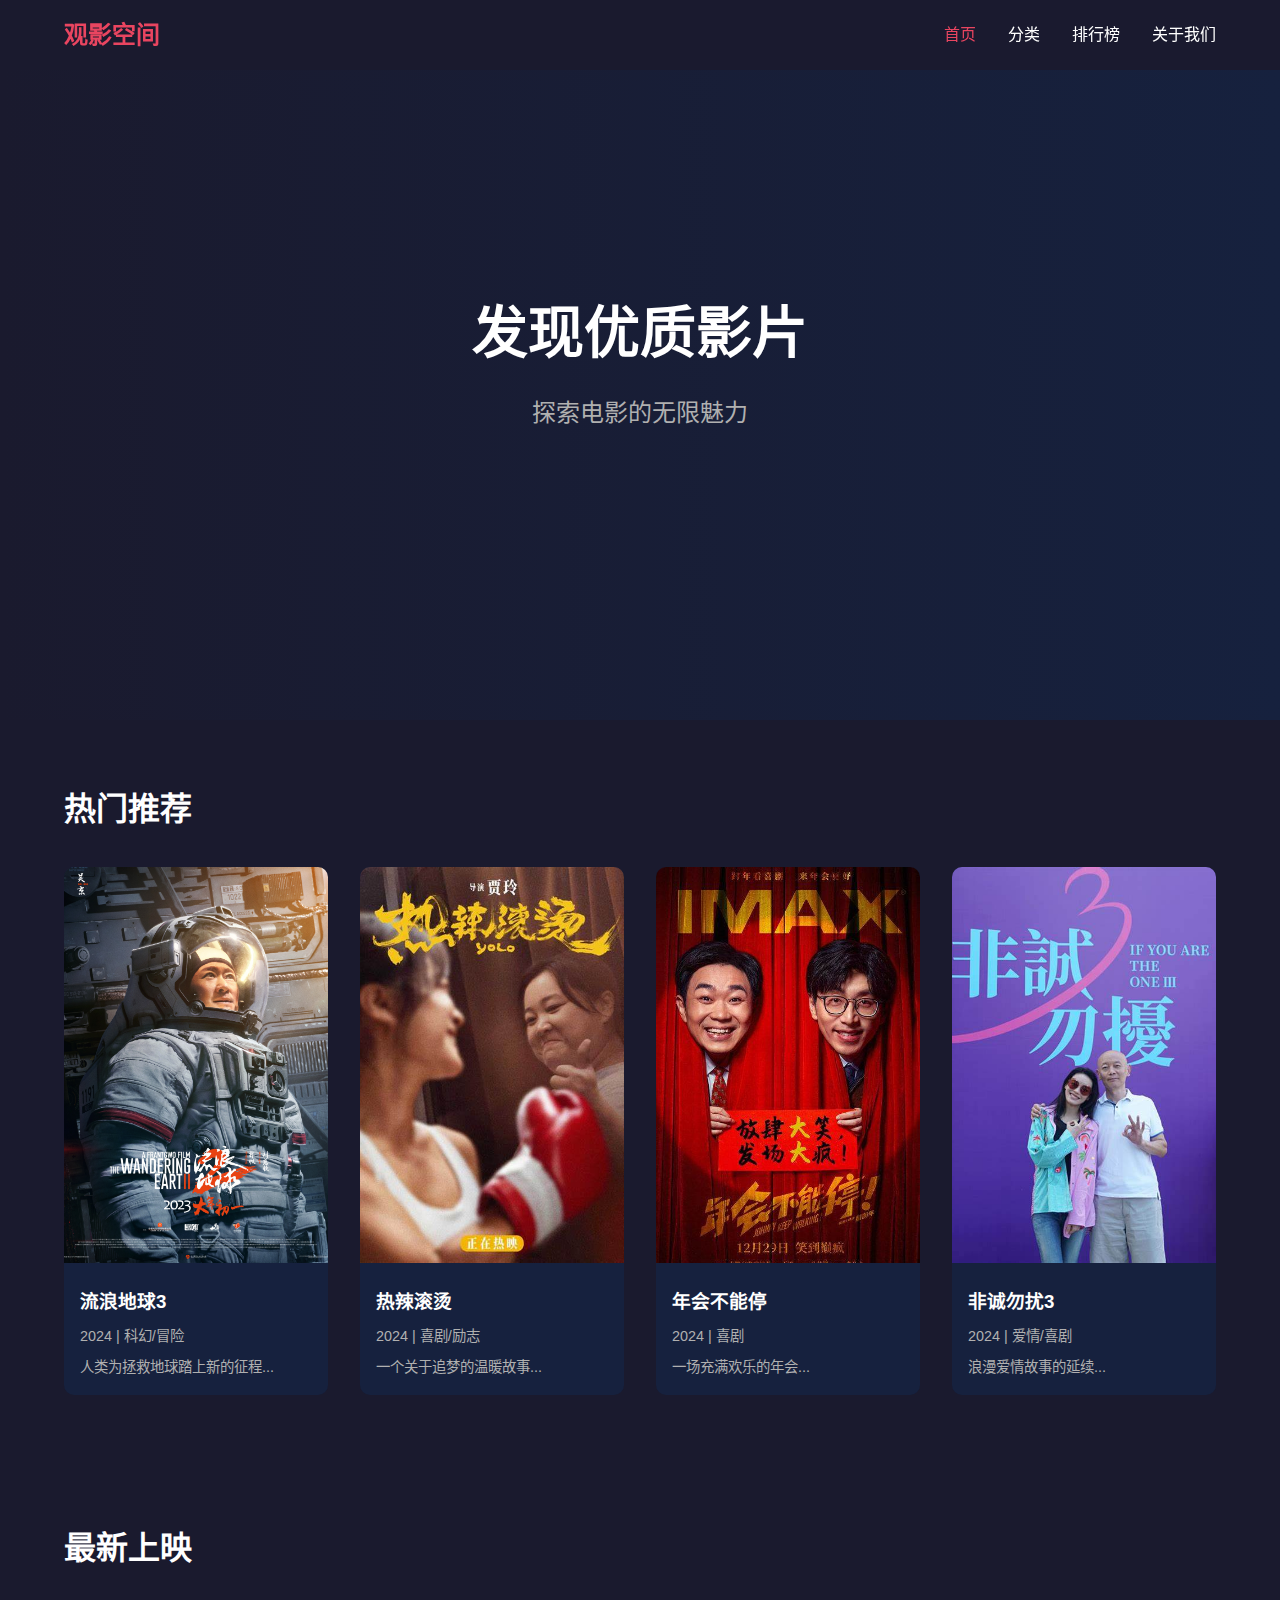
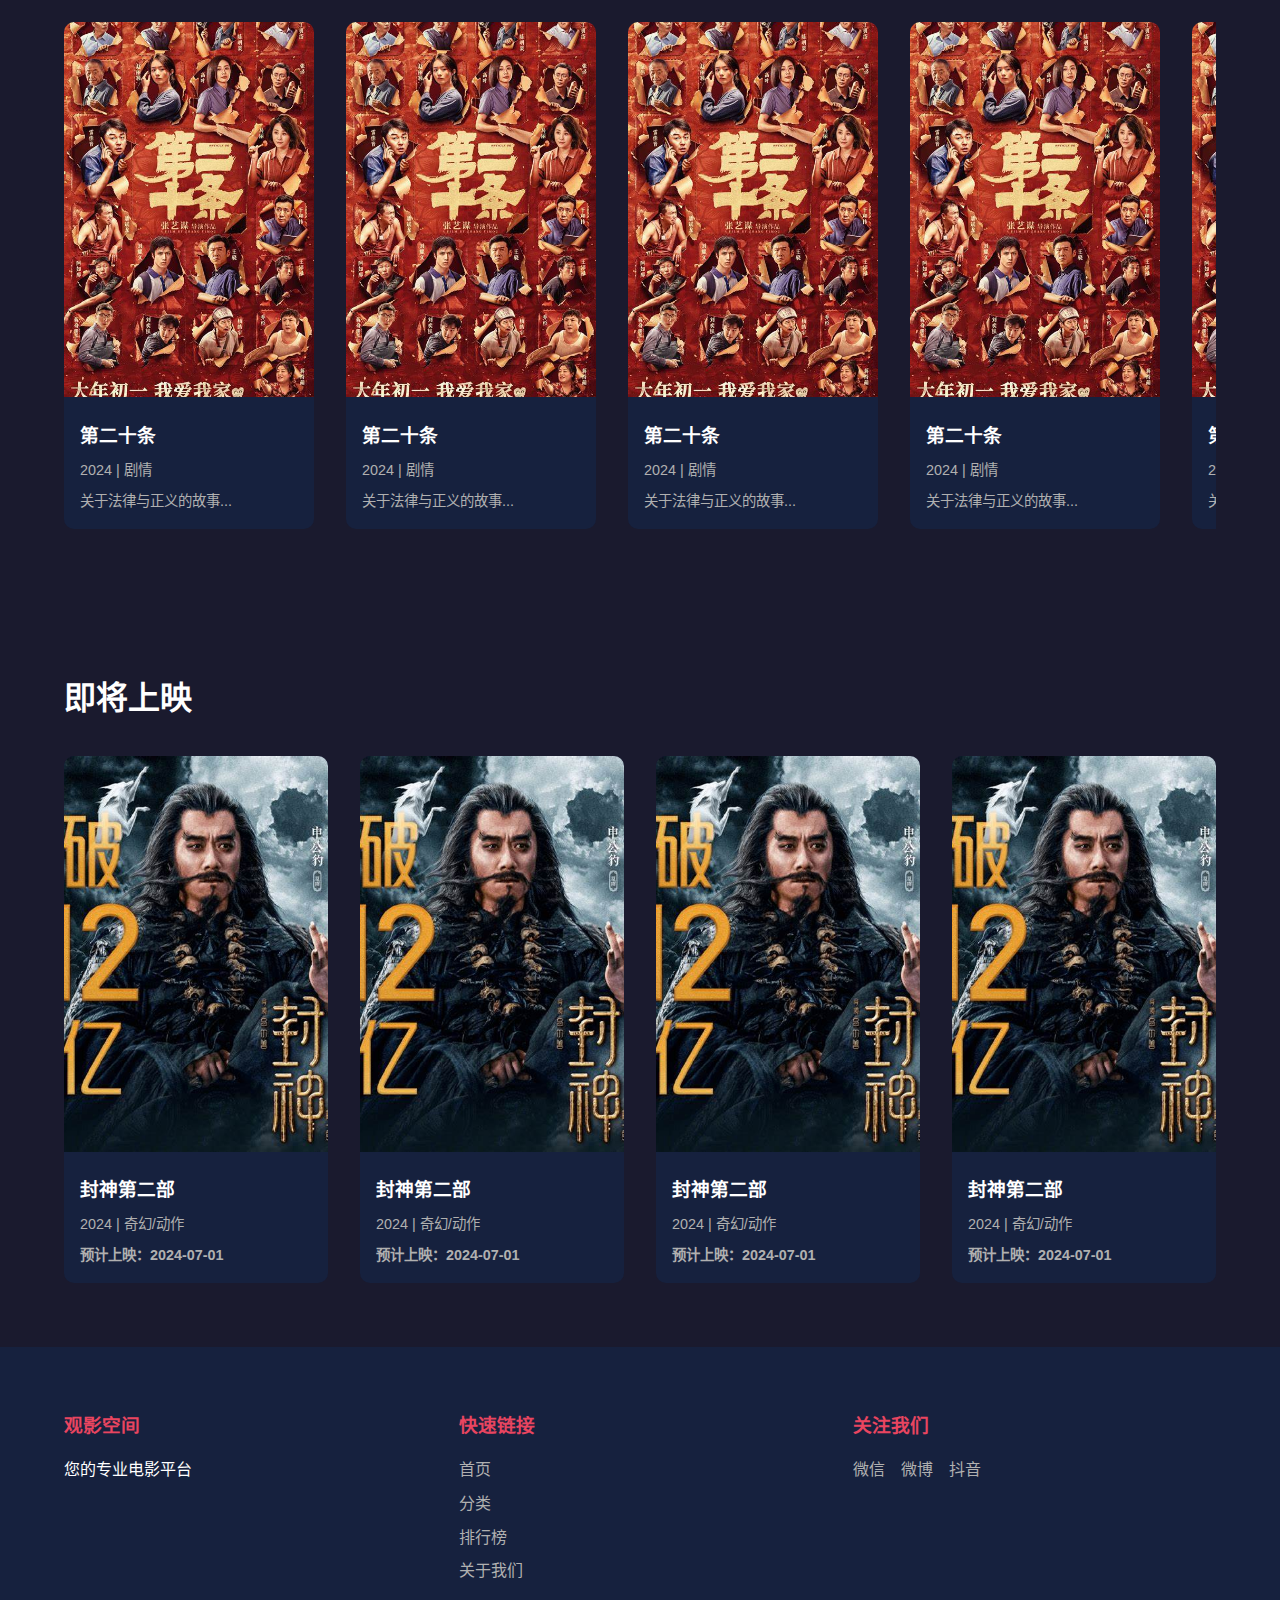
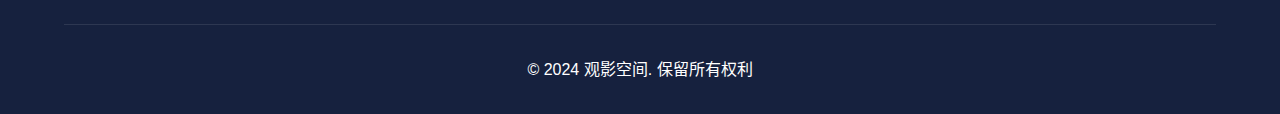
<file: 电影网站/project/index.html>
<!DOCTYPE html>
<html lang="zh-CN">
<head>
    <meta charset="UTF-8">
    <meta name="viewport" content="width=device-width, initial-scale=1.0">
    <title>观影空间 - 您的专业电影平台</title>
    <link rel="stylesheet" href="css/base.css">
    <link rel="stylesheet" href="css/components.css">
    <link rel="stylesheet" href="css/home.css">
</head>
<body>
    <nav class="navbar">
        <div class="nav-brand">观影空间</div>
        <ul class="nav-links">
            <li><a href="index.html" class="active">首页</a></li>
            <li><a href="categories.html">分类</a></li>
            <li><a href="rankings.html">排行榜</a></li>
            <li><a href="about.html">关于我们</a></li>
        </ul>
    </nav>

    <header class="hero">
        <div class="hero-content">
            <h1>发现优质影片</h1>
            <p>探索电影的无限魅力</p>
        </div>
    </header>

    <section class="featured">
        <h2>热门推荐</h2>
        <div class="movie-grid">
            <!-- 增加更多热门电影 -->
            <div class="movie-card">
                <div class="movie-poster">
                    <img src="./img/流浪地球.jpg" alt="流浪地球3">
                    <div class="movie-overlay">
                        <span class="rating">★ 9.5</span>
                        <div class="tags">
                            <span>科幻</span>
                            <span>冒险</span>
                        </div>
                        <a href="#" class="btn-details">查看详情</a>
                    </div>
                </div>
                <div class="movie-info">
                    <h3>流浪地球3</h3>
                    <p>2024 | 科幻/冒险</p>
                    <p class="movie-brief">人类为拯救地球踏上新的征程...</p>
                </div>
            </div>

            <div class="movie-card">
                <div class="movie-poster">
                    <img src="./img/热辣滚烫.jpg" alt="热辣滚烫">
                    <div class="movie-overlay">
                        <span class="rating">★ 8.8</span>
                        <div class="tags">
                            <span>喜剧</span>
                            <span>励志</span>
                        </div>
                        <a href="#" class="btn-details">查看详情</a>
                    </div>
                </div>
                <div class="movie-info">
                    <h3>热辣滚烫</h3>
                    <p>2024 | 喜剧/励志</p>
                    <p class="movie-brief">一个关于追梦的温暖故事...</p>
                </div>
            </div>

            <div class="movie-card">
                <div class="movie-poster">
                    <img src="./img/年会不能停.jpg" alt="年会不能停">
                    <div class="movie-overlay">
                        <span class="rating">★ 8.6</span>
                        <div class="tags">
                            <span>喜剧</span>
                        </div>
                        <a href="#" class="btn-details">查看详情</a>
                    </div>
                </div>
                <div class="movie-info">
                    <h3>年会不能停</h3>
                    <p>2024 | 喜剧</p>
                    <p class="movie-brief">一场充满欢乐的年会...</p>
                </div>
            </div>

            <div class="movie-card">
                <div class="movie-poster">
                    <img src="./img/非诚勿扰3.jpg" alt="非诚勿扰3">
                    <div class="movie-overlay">
                        <span class="rating">★ 8.4</span>
                        <div class="tags">
                            <span>爱情</span>
                            <span>喜剧</span>
                        </div>
                        <a href="#" class="btn-details">查看详情</a>
                    </div>
                </div>
                <div class="movie-info">
                    <h3>非诚勿扰3</h3>
                    <p>2024 | 爱情/喜剧</p>
                    <p class="movie-brief">浪漫爱情故事的延续...</p>
                </div>
            </div>
        </div>
    </section>

    <section class="new-releases">
        <h2>最新上映</h2>
        <div class="movie-scroll">
            <!-- 增加更多最新上映电影 -->
            <div class="movie-card">
                <div class="movie-poster">
                    <img src="./img/第二十条.jpg" alt="第二十条">
                    <div class="movie-overlay">
                        <span class="rating">★ 9.1</span>
                        <div class="tags">
                            <span>剧情</span>
                        </div>
                        <a href="#" class="btn-details">查看详情</a>
                    </div>
                </div>
                <div class="movie-info">
                    <h3>第二十条</h3>
                    <p>2024 | 剧情</p>
                    <p class="movie-brief">关于法律与正义的故事...</p>
                </div>
            </div>
            <div class="movie-card">
                <div class="movie-poster">
                    <img src="./img/第二十条.jpg" alt="第二十条">
                    <div class="movie-overlay">
                        <span class="rating">★ 9.1</span>
                        <div class="tags">
                            <span>剧情</span>
                        </div>
                        <a href="#" class="btn-details">查看详情</a>
                    </div>
                </div>
                <div class="movie-info">
                    <h3>第二十条</h3>
                    <p>2024 | 剧情</p>
                    <p class="movie-brief">关于法律与正义的故事...</p>
                </div>
            </div>
            <div class="movie-card">
                <div class="movie-poster">
                    <img src="./img/第二十条.jpg" alt="第二十条">
                    <div class="movie-overlay">
                        <span class="rating">★ 9.1</span>
                        <div class="tags">
                            <span>剧情</span>
                        </div>
                        <a href="#" class="btn-details">查看详情</a>
                    </div>
                </div>
                <div class="movie-info">
                    <h3>第二十条</h3>
                    <p>2024 | 剧情</p>
                    <p class="movie-brief">关于法律与正义的故事...</p>
                </div>
            </div>
            <div class="movie-card">
                <div class="movie-poster">
                    <img src="./img/第二十条.jpg" alt="第二十条">
                    <div class="movie-overlay">
                        <span class="rating">★ 9.1</span>
                        <div class="tags">
                            <span>剧情</span>
                        </div>
                        <a href="#" class="btn-details">查看详情</a>
                    </div>
                </div>
                <div class="movie-info">
                    <h3>第二十条</h3>
                    <p>2024 | 剧情</p>
                    <p class="movie-brief">关于法律与正义的故事...</p>
                </div>
            </div>
              <div class="movie-card">
                <div class="movie-poster">
                    <img src="./img/第二十条.jpg" alt="第二十条">
                    <div class="movie-overlay">
                        <span class="rating">★ 9.1</span>
                        <div class="tags">
                            <span>剧情</span>
                        </div>
                        <a href="#" class="btn-details">查看详情</a>
                    </div>
                </div>
                <div class="movie-info">
                    <h3>第二十条</h3>
                    <p>2024 | 剧情</p>
                    <p class="movie-brief">关于法律与正义的故事...</p>
                </div>
            </div>
            <!-- 添加更多最新电影... -->
        </div>
    </section>

    <section class="coming-soon">
        <h2>即将上映</h2>
        <div class="movie-grid">
            <!-- 增加更多即将上映电影 -->
            <div class="movie-card">
                <div class="movie-poster">
                    <img src="./img/封神第二部.jpg" alt="封神第二部">
                    <div class="movie-overlay">
                        <div class="tags">
                            <span>奇幻</span>
                            <span>动作</span>
                        </div>
                        <a href="#" class="btn-details">预约提醒</a>
                    </div>
                </div>
                <div class="movie-info">
                    <h3>封神第二部</h3>
                    <p>2024 | 奇幻/动作</p>
                    <p class="release-date">预计上映：2024-07-01</p>
                </div>
            </div>
            <div class="movie-card">
                <div class="movie-poster">
                    <img src="./img/封神第二部.jpg" alt="封神第二部">
                    <div class="movie-overlay">
                        <div class="tags">
                            <span>奇幻</span>
                            <span>动作</span>
                        </div>
                        <a href="#" class="btn-details">预约提醒</a>
                    </div>
                </div>
                <div class="movie-info">
                    <h3>封神第二部</h3>
                    <p>2024 | 奇幻/动作</p>
                    <p class="release-date">预计上映：2024-07-01</p>
                </div>
            </div>
            <div class="movie-card">
                <div class="movie-poster">
                    <img src="./img/封神第二部.jpg" alt="封神第二部">
                    <div class="movie-overlay">
                        <div class="tags">
                            <span>奇幻</span>
                            <span>动作</span>
                        </div>
                        <a href="#" class="btn-details">预约提醒</a>
                    </div>
                </div>
                <div class="movie-info">
                    <h3>封神第二部</h3>
                    <p>2024 | 奇幻/动作</p>
                    <p class="release-date">预计上映：2024-07-01</p>
                </div>
            </div>
            <div class="movie-card">
                <div class="movie-poster">
                    <img src="./img/封神第二部.jpg" alt="封神第二部">
                    <div class="movie-overlay">
                        <div class="tags">
                            <span>奇幻</span>
                            <span>动作</span>
                        </div>
                        <a href="#" class="btn-details">预约提醒</a>
                    </div>
                </div>
                <div class="movie-info">
                    <h3>封神第二部</h3>
                    <p>2024 | 奇幻/动作</p>
                    <p class="release-date">预计上映：2024-07-01</p>
                </div>
            </div>

            <!-- 添加更多即将上映电影... -->
        </div>
    </section>

    <footer class="footer">
        <div class="footer-content">
            <div class="footer-section">
                <h3>观影空间</h3>
                <p>您的专业电影平台</p>
            </div>
            <div class="footer-section">
                <h3>快速链接</h3>
                <ul>
                    <li><a href="index.html">首页</a></li>
                    <li><a href="categories.html">分类</a></li>
                    <li><a href="rankings.html">排行榜</a></li>
                    <li><a href="about.html">关于我们</a></li>
                </ul>
            </div>
            <div class="footer-section">
                <h3>关注我们</h3>
                <div class="social-links">
                    <a href="#">微信</a>
                    <a href="#">微博</a>
                    <a href="#">抖音</a>
                </div>
            </div>
        </div>
        <div class="footer-bottom">
            <p>&copy; 2024 观影空间. 保留所有权利</p>
        </div>
    </footer>
</body>
</html>
</file>
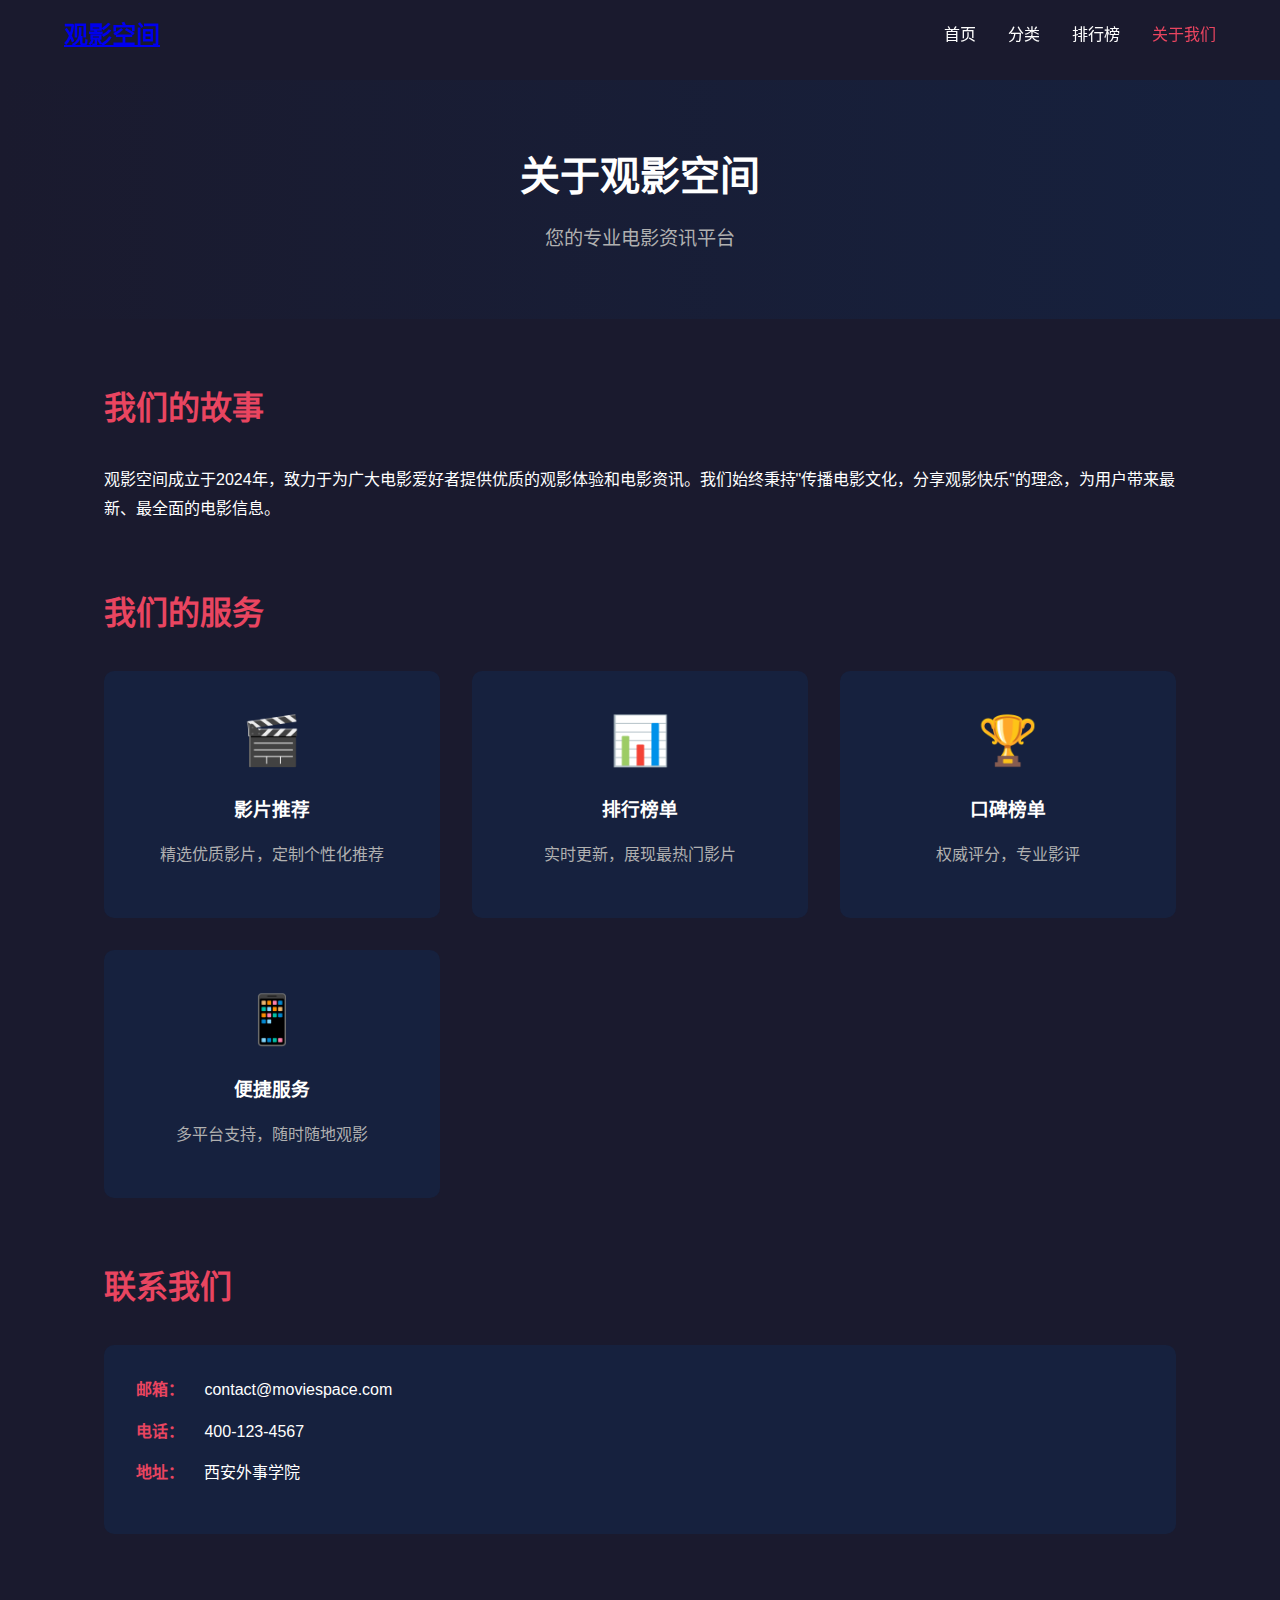
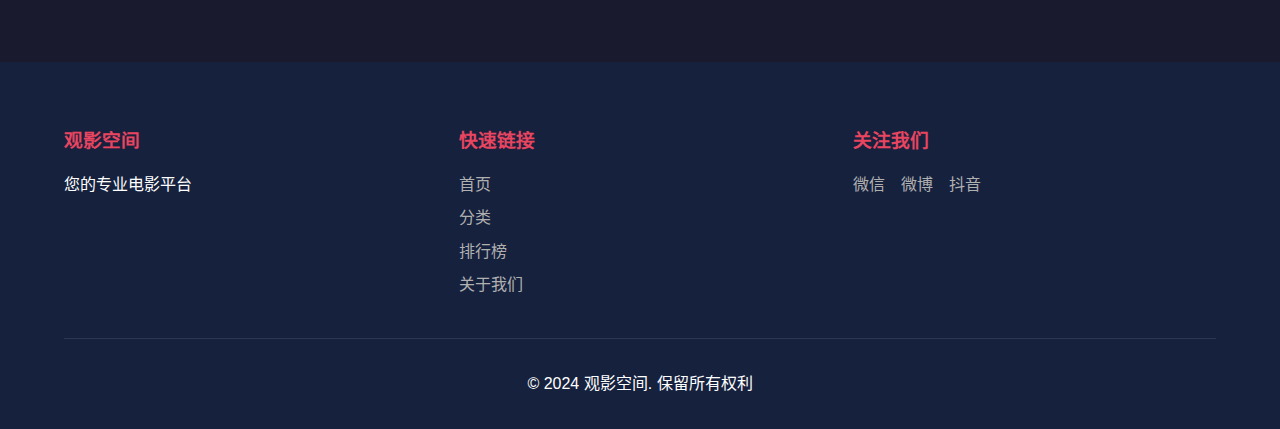
<file: 电影网站/project/about.html>
<!DOCTYPE html>
<html lang="zh-CN">
<head>
    <meta charset="UTF-8">
    <meta name="viewport" content="width=device-width, initial-scale=1.0">
    <title>关于我们 - 观影空间</title>
    <link rel="stylesheet" href="css/base.css">
    <link rel="stylesheet" href="css/components.css">
    <link rel="stylesheet" href="css/about.css">
</head>
<body>
    <nav class="navbar">
        <div class="nav-brand"><a href="index.html">观影空间</a></div>
        <ul class="nav-links">
            <li><a href="index.html">首页</a></li>
            <li><a href="categories.html">分类</a></li>
            <li><a href="rankings.html">排行榜</a></li>
            <li><a href="about.html" class="active">关于我们</a></li>
        </ul>
    </nav>

    <main class="about-container">
        <section class="about-header">
            <h1>关于观影空间</h1>
            <p>您的专业电影资讯平台</p>
        </section>

        <section class="about-content">
            <div class="about-section">
                <h2>我们的故事</h2>
                <p>观影空间成立于2024年，致力于为广大电影爱好者提供优质的观影体验和电影资讯。我们始终秉持"传播电影文化，分享观影快乐"的理念，为用户带来最新、最全面的电影信息。</p>
            </div>

            <div class="about-section">
                <h2>我们的服务</h2>
                <div class="services-grid">
                    <div class="service-card">
                        <div class="service-icon">🎬</div>
                        <h3>影片推荐</h3>
                        <p>精选优质影片，定制个性化推荐</p>
                    </div>
                    <div class="service-card">
                        <div class="service-icon">📊</div>
                        <h3>排行榜单</h3>
                        <p>实时更新，展现最热门影片</p>
                    </div>
                    <div class="service-card">
                        <div class="service-icon">🏆</div>
                        <h3>口碑榜单</h3>
                        <p>权威评分，专业影评</p>
                    </div>
                    <div class="service-card">
                        <div class="service-icon">📱</div>
                        <h3>便捷服务</h3>
                        <p>多平台支持，随时随地观影</p>
                    </div>
                </div>
            </div>

            <div class="about-section">
                <h2>联系我们</h2>
                <div class="contact-info">
                    <div class="contact-item">
                        <span class="contact-label">邮箱：</span>
                        <span>contact@moviespace.com</span>
                    </div>
                    <div class="contact-item">
                        <span class="contact-label">电话：</span>
                        <span>400-123-4567</span>
                    </div>
                    <div class="contact-item">
                        <span class="contact-label">地址：</span>
                        <span>西安外事学院</span>
                    </div>
                </div>
            </div>
        </section>
    </main>

    <footer class="footer">
        <div class="footer-content">
            <div class="footer-section">
                <h3>观影空间</h3>
                <p>您的专业电影平台</p>
            </div>
            <div class="footer-section">
                <h3>快速链接</h3>
                <ul>
                    <li><a href="index.html">首页</a></li>
                    <li><a href="categories.html">分类</a></li>
                    <li><a href="rankings.html">排行榜</a></li>
                    <li><a href="about.html">关于我们</a></li>
                </ul>
            </div>
            <div class="footer-section">
                <h3>关注我们</h3>
                <div class="social-links">
                    <a href="#">微信</a>
                    <a href="#">微博</a>
                    <a href="#">抖音</a>
                </div>
            </div>
        </div>
        <div class="footer-bottom">
            <p>&copy; 2024 观影空间. 保留所有权利</p>
        </div>
    </footer>
</body>
</html>
</file>
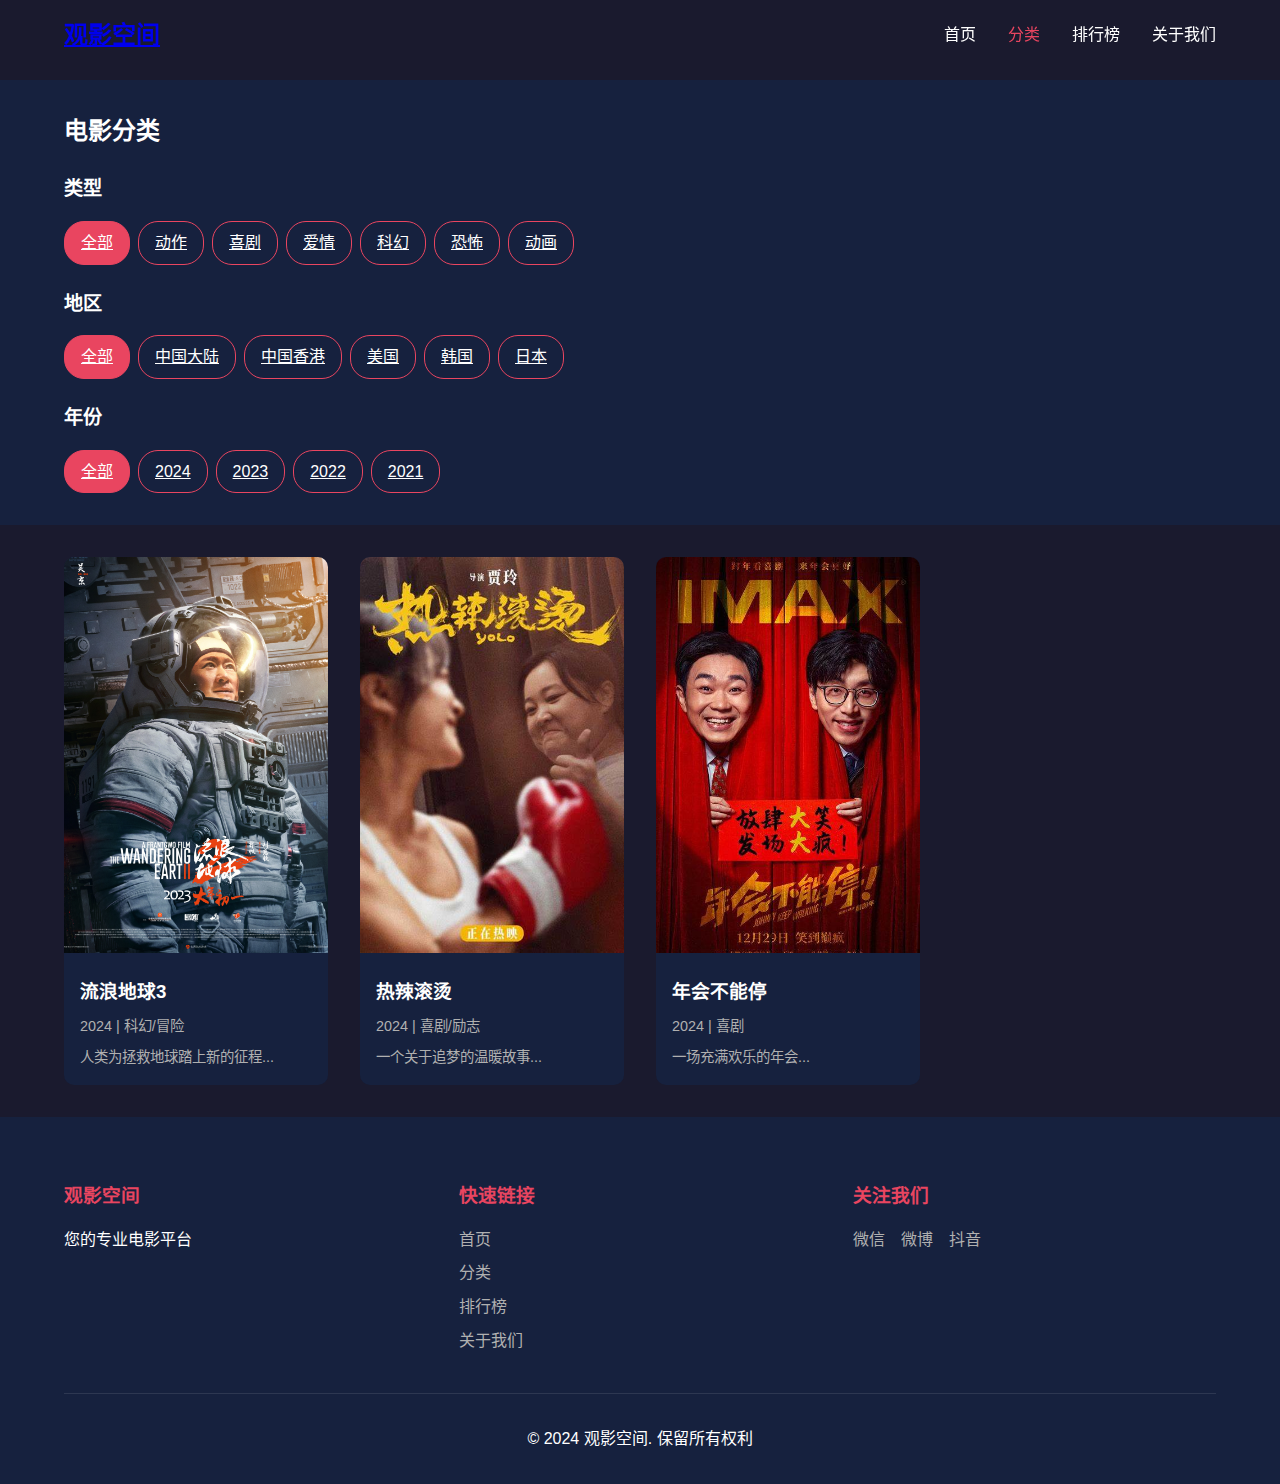
<file: 电影网站/project/categories.html>
<!DOCTYPE html>
<html lang="zh-CN">
<head>
    <meta charset="UTF-8">
    <meta name="viewport" content="width=device-width, initial-scale=1.0">
    <title>电影分类 - 观影空间</title>
    <link rel="stylesheet" href="css/base.css">
    <link rel="stylesheet" href="css/components.css">
    <link rel="stylesheet" href="css/categories.css">
</head>
<body>
    <nav class="navbar">
        <div class="nav-brand"><a href="index.html">观影空间</a></div>
        <ul class="nav-links">
            <li><a href="index.html">首页</a></li>
            <li><a href="categories.html" class="active">分类</a></li>
            <li><a href="rankings.html">排行榜</a></li>
            <li><a href="about.html">关于我们</a></li>
        </ul>
    </nav>

    <main class="categories-container">
        <section class="filter-section">
            <h2>电影分类</h2>
            <div class="filter-groups">
                <div class="filter-group">
                    <h3>类型</h3>
                    <div class="filter-tags">
                        <a href="#" class="filter-tag active">全部</a>
                        <a href="#action" class="filter-tag">动作</a>
                        <a href="#comedy" class="filter-tag">喜剧</a>
                        <a href="#romance" class="filter-tag">爱情</a>
                        <a href="#scifi" class="filter-tag">科幻</a>
                        <a href="#horror" class="filter-tag">恐怖</a>
                        <a href="#animation" class="filter-tag">动画</a>
                    </div>
                </div>
                
                <div class="filter-group">
                    <h3>地区</h3>
                    <div class="filter-tags">
                        <a href="#" class="filter-tag active">全部</a>
                        <a href="#china" class="filter-tag">中国大陆</a>
                        <a href="#hongkong" class="filter-tag">中国香港</a>
                        <a href="#usa" class="filter-tag">美国</a>
                        <a href="#korea" class="filter-tag">韩国</a>
                        <a href="#japan" class="filter-tag">日本</a>
                    </div>
                </div>

                <div class="filter-group">
                    <h3>年份</h3>
                    <div class="filter-tags">
                        <a href="#" class="filter-tag active">全部</a>
                        <a href="#2024" class="filter-tag">2024</a>
                        <a href="#2023" class="filter-tag">2023</a>
                        <a href="#2022" class="filter-tag">2022</a>
                        <a href="#2021" class="filter-tag">2021</a>
                    </div>
                </div>
            </div>
        </section>

        <section class="movies-grid">
            <!-- 更多电影卡片 -->
            <div class="movie-card">
                <div class="movie-poster">
                    <img src="./img/流浪地球.jpg" alt="流浪地球3">
                    <div class="movie-overlay">
                        <span class="rating">★ 9.5</span>
                        <div class="tags">
                            <span>科幻</span>
                            <span>冒险</span>
                        </div>
                        <a href="#" class="btn-details">查看详情</a>
                    </div>
                </div>
                <div class="movie-info">
                    <h3>流浪地球3</h3>
                    <p>2024 | 科幻/冒险</p>
                    <p class="movie-brief">人类为拯救地球踏上新的征程...</p>
                </div>
            </div>

            <div class="movie-card">
                <div class="movie-poster">
                    <img src="./img/热辣滚烫.jpg" alt="热辣滚烫">
                    <div class="movie-overlay">
                        <span class="rating">★ 8.8</span>
                        <div class="tags">
                            <span>喜剧</span>
                            <span>励志</span>
                        </div>
                        <a href="#" class="btn-details">查看详情</a>
                    </div>
                </div>
                <div class="movie-info">
                    <h3>热辣滚烫</h3>
                    <p>2024 | 喜剧/励志</p>
                    <p class="movie-brief">一个关于追梦的温暖故事...</p>
                </div>
            </div>

            <!-- 添加更多电影卡片 -->
            <div class="movie-card">
                <div class="movie-poster">
                    <img src="./img/年会不能停.jpg" alt="年会不能停">
                    <div class="movie-overlay">
                        <span class="rating">★ 8.6</span>
                        <div class="tags">
                            <span>喜剧</span>
                        </div>
                        <a href="#" class="btn-details">查看详情</a>
                    </div>
                </div>
                <div class="movie-info">
                    <h3>年会不能停</h3>
                    <p>2024 | 喜剧</p>
                    <p class="movie-brief">一场充满欢乐的年会...</p>
                </div>
            </div>

            <!-- 继续添加更多电影卡片... -->
        </section>
    </main>

    <footer class="footer">
        <div class="footer-content">
            <div class="footer-section">
                <h3>观影空间</h3>
                <p>您的专业电影平台</p>
            </div>
            <div class="footer-section">
                <h3>快速链接</h3>
                <ul>
                    <li><a href="index.html">首页</a></li>
                    <li><a href="categories.html">分类</a></li>
                    <li><a href="rankings.html">排行榜</a></li>
                    <li><a href="about.html">关于我们</a></li>
                </ul>
            </div>
            <div class="footer-section">
                <h3>关注我们</h3>
                <div class="social-links">
                    <a href="#">微信</a>
                    <a href="#">微博</a>
                    <a href="#">抖音</a>
                </div>
            </div>
        </div>
        <div class="footer-bottom">
            <p>&copy; 2024 观影空间. 保留所有权利</p>
        </div>
    </footer>
</body>
</html>
</file>
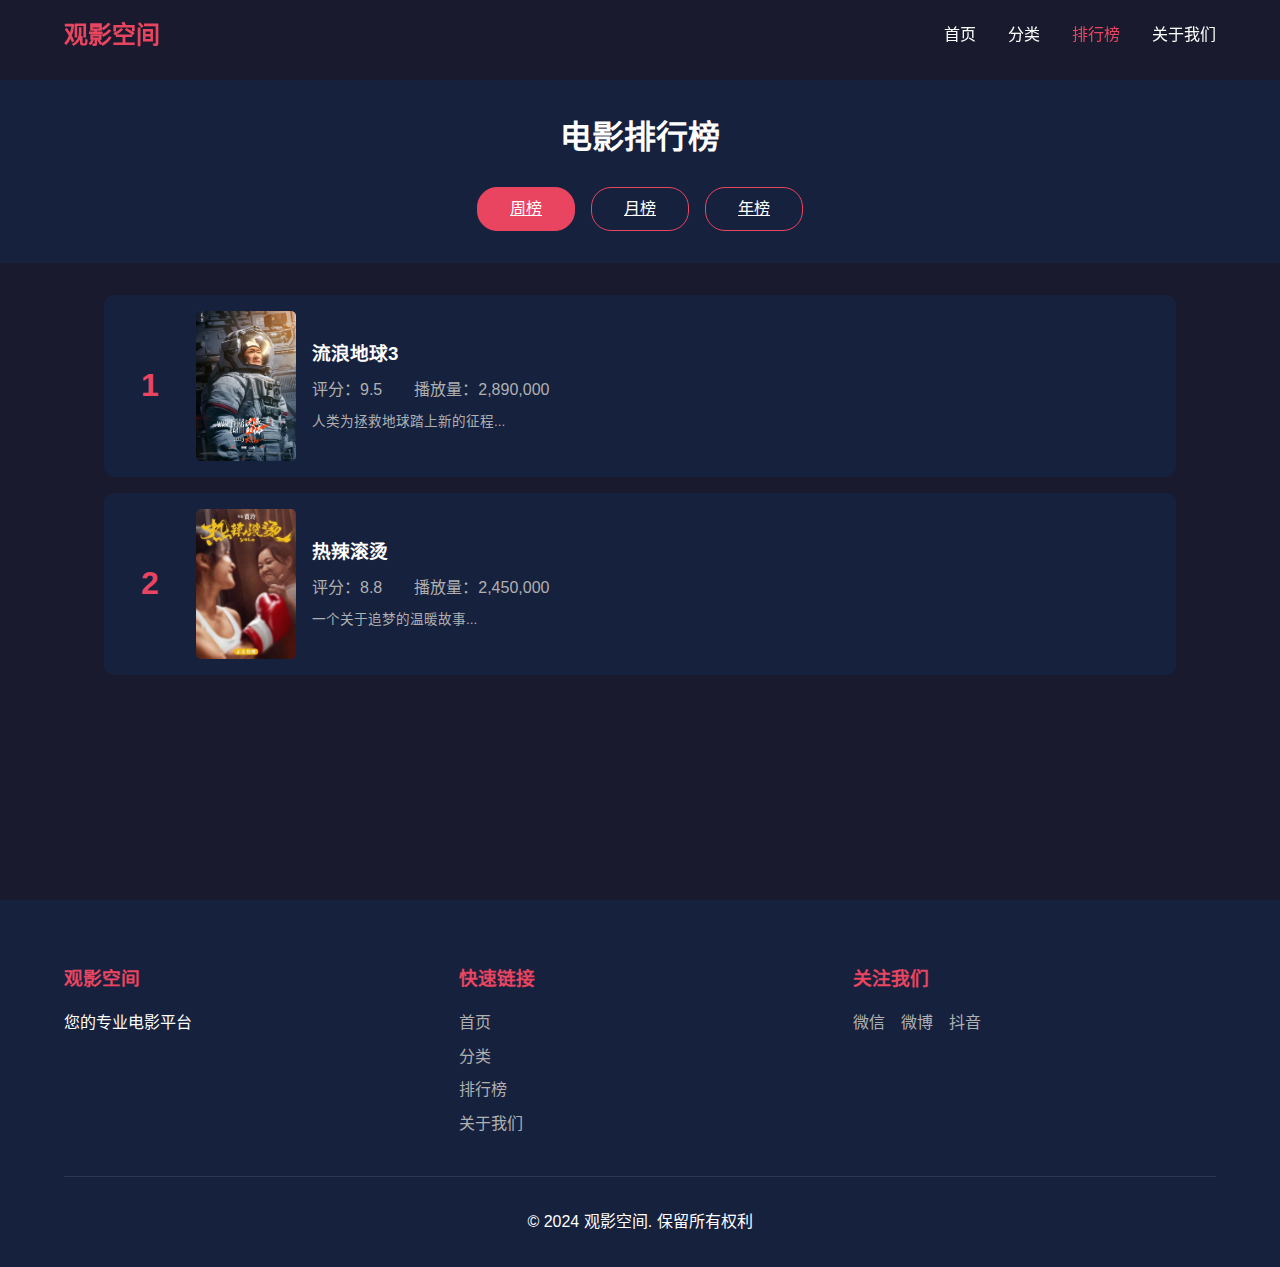
<file: 电影网站/project/rankings.html>
<!DOCTYPE html>
<html lang="zh-CN">

<head>
    <meta charset="UTF-8">
    <meta name="viewport" content="width=device-width, initial-scale=1.0">
    <title>排行榜 - 观影空间</title>
    <link rel="stylesheet" href="css/base.css">
    <link rel="stylesheet" href="css/components.css">
    <link rel="stylesheet" href="css/rankings.css">
</head>

<body>

    <!-- 导航栏内容保持不变 -->
    <nav class="navbar">
        <div class="nav-brand">观影空间</div>
        <ul class="nav-links">
            <li><a href="index.html">首页</a></li>
            <li><a href="categories.html">分类</a></li>
            <li><a href="rankings.html" class="active">排行榜</a></li>
            <li><a href="about.html">关于我们</a></li>
        </ul>
    </nav>


    <main class="rankings-container">
        <div class="rankings-header">
            <h1>电影排行榜</h1>
            <div class="rankings-tabs">
                <a href="#weekly" class="tab-btn active">周榜</a>
                <a href="#monthly" class="tab-btn">月榜</a>
                <a href="#yearly" class="tab-btn">年榜</a>
            </div>
        </div>

        <div class="rankings-list">
            <!-- 增加更多排名项目 -->
            <div class="ranking-item">
                <div class="rank-number">1</div>
                <img src="./img/流浪地球.jpg" alt="流浪地球3" class="movie-poster-small">
                <div class="ranking-info">
                    <h3>流浪地球3</h3>
                    <div class="ranking-stats">
                        <span>评分：9.5</span>
                        <span>播放量：2,890,000</span>
                    </div>
                    <p class="movie-brief">人类为拯救地球踏上新的征程...</p>
                </div>
                
            </div>

            <!-- 添加更多排名项目... -->
            <div class="ranking-item">
                <div class="rank-number">2</div>
                <img src="./img/热辣滚烫.jpg" alt="热辣滚烫" class="movie-poster-small">
                <div class="ranking-info">
                    <h3>热辣滚烫</h3>
                    <div class="ranking-stats">
                        <span>评分：8.8</span>
                        <span>播放量：2,450,000</span>
                    </div>
                    <p class="movie-brief">一个关于追梦的温暖故事...</p>
                </div>
            </div>

           
        </div>
    </main>

    <footer class="footer">
        <div class="footer-content">
            <div class="footer-section">
                <h3>观影空间</h3>
                <p>您的专业电影平台</p>
            </div>
            <div class="footer-section">
                <h3>快速链接</h3>
                <ul>
                    <li><a href="index.html">首页</a></li>
                    <li><a href="categories.html">分类</a></li>
                    <li><a href="rankings.html">排行榜</a></li>
                    <li><a href="about.html">关于我们</a></li>
                </ul>
            </div>
            <div class="footer-section">
                <h3>关注我们</h3>
                <div class="social-links">
                    <a href="#">微信</a>
                    <a href="#">微博</a>
                    <a href="#">抖音</a>
                </div>
            </div>
        </div>
        <div class="footer-bottom">
            <p>&copy; 2024 观影空间. 保留所有权利</p>
        </div>
    </footer>
</body>

</html>
</file>
<file: 电影网站/project/css/base.css>
/* 基础样式 */
* {
    margin: 0;
    padding: 0;
    box-sizing: border-box;
}

:root {
    --primary-color: #1a1a2e;
    --secondary-color: #16213e;
    --accent-color: #e94560;
    --text-color: #ffffff;
    --text-secondary: #b0b0b0;
    --transition: all 0.3s ease;
}

body {
    font-family: 'PingFang SC', 'Microsoft YaHei', sans-serif;
    background-color: var(--primary-color);
    color: var(--text-color);
    line-height: 1.6;
}

/* 响应式设计基础 */
@media (max-width: 768px) {
    html {
        font-size: 14px;
    }
}

@media (max-width: 480px) {
    html {
        font-size: 12px;
    }
}
</file>
<file: 电影网站/project/css/components.css>
/* 导航栏组件 */
.navbar {
    position: fixed;
    top: 0;
    width: 100%;
    background: rgba(26, 26, 46, 0.95);
    backdrop-filter: blur(10px);
    padding: 1rem 5%;
    display: flex;
    justify-content: space-between;
    align-items: center;
    z-index: 1000;
}

.nav-brand {
    font-size: 1.5rem;
    font-weight: bold;
    color: var(--accent-color);
}

.nav-links {
    display: flex;
    gap: 2rem;
    list-style: none;
}

.nav-links a {
    color: var(--text-color);
    text-decoration: none;
    transition: var(--transition);
}

.nav-links a:hover,
.nav-links a.active {
    color: var(--accent-color);
}

/* 电影卡片组件 */
.movie-card {
    background: var(--secondary-color);
    border-radius: 10px;
    overflow: hidden;
    transition: var(--transition);
}

.movie-card:hover {
    transform: translateY(-5px);
    box-shadow: 0 10px 20px rgba(0, 0, 0, 0.2);
}

.movie-poster {
    position: relative;
    aspect-ratio: 2/3;
}

.movie-poster img {
    width: 100%;
    height: 100%;
    object-fit: cover;
}

.movie-overlay {
    position: absolute;
    top: 0;
    left: 0;
    width: 100%;
    height: 100%;
    background: rgba(0, 0, 0, 0.7);
    display: flex;
    flex-direction: column;
    justify-content: center;
    align-items: center;
    opacity: 0;
    transition: var(--transition);
}

.movie-card:hover .movie-overlay {
    opacity: 1;
}

.rating {
    color: gold;
    font-size: 1.2rem;
    margin-bottom: 1rem;
}

.tags {
    display: flex;
    gap: 0.5rem;
    margin-bottom: 1rem;
}

.tags span {
    background: var(--accent-color);
    padding: 0.2rem 0.5rem;
    border-radius: 3px;
    font-size: 0.8rem;
}

.btn-details {
    padding: 0.5rem 1rem;
    background: var(--accent-color);
    border: none;
    border-radius: 5px;
    color: white;
    cursor: pointer;
    transition: var(--transition);
}

.btn-details:hover {
    background: #d63851;
}

.movie-info {
    padding: 1rem;
}

.movie-info h3 {
    margin-bottom: 0.5rem;
}

.movie-info p {
    color: var(--text-secondary);
    font-size: 0.9rem;
}

.movie-brief {
    margin-top: 0.5rem;
    font-size: 0.85rem;
    color: var(--text-secondary);
}

/* 页脚组件 */
.footer {
    background: var(--secondary-color);
    padding: 4rem 5% 2rem;
}

.footer-content {
    display: grid;
    grid-template-columns: repeat(auto-fit, minmax(250px, 1fr));
    gap: 2rem;
    margin-bottom: 2rem;
}

.footer-section h3 {
    color: var(--accent-color);
    margin-bottom: 1rem;
}

.footer-section ul {
    list-style: none;
}

.footer-section ul li {
    margin-bottom: 0.5rem;
}

.footer-section a {
    color: var(--text-secondary);
    text-decoration: none;
    transition: var(--transition);
}

.footer-section a:hover {
    color: var(--accent-color);
}

.social-links {
    display: flex;
    gap: 1rem;
}

.footer-bottom {
    text-align: center;
    padding-top: 2rem;
    border-top: 1px solid rgba(255, 255, 255, 0.1);
}
</file>
<file: 电影网站/project/css/home.css>
/* 首页特定样式 */
.hero {
    height: 80vh;
    background: linear-gradient(to right, var(--primary-color), var(--secondary-color));
    display: flex;
    align-items: center;
    justify-content: center;
    text-align: center;
    padding: 0 1rem;
}

.hero-content h1 {
    font-size: 3.5rem;
    margin-bottom: 1rem;
    animation: fadeInUp 1s ease;
}

.hero-content p {
    font-size: 1.5rem;
    color: var(--text-secondary);
    animation: fadeInUp 1s ease 0.3s;
}

/* 内容区域 */
.featured,
.new-releases,
.coming-soon {
    padding: 4rem 5%;
}

h2 {
    font-size: 2rem;
    margin-bottom: 2rem;
    color: var(--text-color);
}

.movie-grid {
    display: grid;
    grid-template-columns: repeat(auto-fill, minmax(250px, 1fr));
    gap: 2rem;
}

.movie-scroll {
    display: flex;
    overflow-x: auto;
    gap: 2rem;
    padding: 1rem 0;
    scroll-snap-type: x mandatory;
    scrollbar-width: none;
}

.movie-scroll::-webkit-scrollbar {
    display: none;
}

.movie-scroll .movie-card {
    flex: 0 0 250px;
    scroll-snap-align: start;
}

.release-date {
    color: var(--accent-color);
    font-weight: bold;
    margin-top: 0.5rem;
}

/* 动画效果 */
@keyframes fadeInUp {
    from {
        opacity: 0;
        transform: translateY(20px);
    }
    to {
        opacity: 1;
        transform: translateY(0);
    }
}

/* 响应式调整 */
@media (max-width: 768px) {
    .hero-content h1 {
        font-size: 2.5rem;
    }

    .featured,
    .new-releases,
    .coming-soon {
        padding: 2rem 1rem;
    }

    .movie-grid {
        grid-template-columns: repeat(auto-fill, minmax(200px, 1fr));
        gap: 1rem;
    }

    .movie-scroll .movie-card {
        flex: 0 0 200px;
    }
}

@media (max-width: 480px) {
    .hero-content h1 {
        font-size: 2rem;
    }

    .hero-content p {
        font-size: 1.2rem;
    }
}
</file>
<file: 电影网站/project/css/about.css>
.about-container {
    padding-top: 80px;
    min-height: 100vh;
}

.about-header {
    background: linear-gradient(to right, var(--primary-color), var(--secondary-color));
    padding: 4rem 5%;
    text-align: center;
}

.about-header h1 {
    font-size: 2.5rem;
    margin-bottom: 1rem;
    color: var(--text-color);
}

.about-header p {
    color: var(--text-secondary);
    font-size: 1.2rem;
}

.about-content {
    padding: 4rem 5%;
    max-width: 1200px;
    margin: 0 auto;
}

.about-section {
    margin-bottom: 4rem;
}

.about-section h2 {
    color: var(--accent-color);
    margin-bottom: 2rem;
    font-size: 2rem;
}

.about-section p {
    color: var(--text-color);
    line-height: 1.8;
    margin-bottom: 1rem;
}

.services-grid {
    display: grid;
    grid-template-columns: repeat(auto-fit, minmax(250px, 1fr));
    gap: 2rem;
    margin-top: 2rem;
}

.service-card {
    background: var(--secondary-color);
    padding: 2rem;
    border-radius: 10px;
    text-align: center;
    transition: transform 0.3s ease;
}

.service-card:hover {
    transform: translateY(-10px);
}

.service-icon {
    font-size: 3rem;
    margin-bottom: 1rem;
}

.service-card h3 {
    color: var(--text-color);
    margin-bottom: 1rem;
}

.service-card p {
    color: var(--text-secondary);
}

.contact-info {
    background: var(--secondary-color);
    padding: 2rem;
    border-radius: 10px;
}

.contact-item {
    margin-bottom: 1rem;
    color: var(--text-color);
}

.contact-label {
    color: var(--accent-color);
    margin-right: 1rem;
    font-weight: bold;
}

@media (max-width: 768px) {
    .about-header {
        padding: 2rem 1rem;
    }

    .about-content {
        padding: 2rem 1rem;
    }

    .about-header h1 {
        font-size: 2rem;
    }

    .services-grid {
        grid-template-columns: 1fr;
        gap: 1rem;
    }

    .service-card {
        padding: 1.5rem;
    }
}
</file>
<file: 电影网站/project/css/categories.css>
.categories-container {
    padding-top: 80px;
    min-height: 100vh;
}

.filter-section {
    padding: 2rem 5%;
    background: var(--secondary-color);
}

.filter-section h2 {
    margin-bottom: 1.5rem;
    color: var(--text-color);
}

.filter-groups {
    display: flex;
    flex-direction: column;
    gap: 1.5rem;
}

.filter-group h3 {
    color: var(--text-color);
    margin-bottom: 1rem;
    font-size: 1.2rem;
}

.filter-tags {
    display: flex;
    flex-wrap: wrap;
    gap: 0.5rem;
}

.filter-tag {
    padding: 0.5rem 1rem;
    border: 1px solid var(--accent-color);
    background: transparent;
    color: var(--text-color);
    border-radius: 20px;
    cursor: pointer;
    transition: var(--transition);
}

.filter-tag:hover,
.filter-tag.active {
    background: var(--accent-color);
    color: white;
}

.movies-grid {
    padding: 2rem 5%;
    display: grid;
    grid-template-columns: repeat(auto-fill, minmax(250px, 1fr));
    gap: 2rem;
}

@media (max-width: 768px) {
    .filter-section {
        padding: 1rem;
    }
    
    .movies-grid {
        padding: 1rem;
        grid-template-columns: repeat(auto-fill, minmax(200px, 1fr));
        gap: 1rem;
    }
}
</file>
<file: 电影网站/project/css/rankings.css>
.rankings-container {
    padding-top: 80px;
    min-height: 100vh;
}

.rankings-header {
    background: var(--secondary-color);
    padding: 2rem 5%;
    text-align: center;
}

.rankings-header h1 {
    margin-bottom: 1.5rem;
    color: var(--text-color);
}

.rankings-tabs {
    display: flex;
    justify-content: center;
    gap: 1rem;
}

.tab-btn {
    padding: 0.5rem 2rem;
    background: transparent;
    border: 1px solid var(--accent-color);
    color: var(--text-color);
    border-radius: 20px;
    cursor: pointer;
    transition: var(--transition);
}

.tab-btn:hover,
.tab-btn.active {
    background: var(--accent-color);
    color: white;
}

.rankings-list {
    padding: 2rem 5%;
    max-width: 1200px;
    margin: 0 auto;
}

.ranking-item {
    display: flex;
    align-items: center;
    gap: 1rem;
    padding: 1rem;
    background: var(--secondary-color);
    margin-bottom: 1rem;
    border-radius: 10px;
    transition: var(--transition);
}

.ranking-item:hover {
    transform: translateX(10px);
}

.rank-number {
    font-size: 2rem;
    font-weight: bold;
    color: var(--accent-color);
    min-width: 60px;
    text-align: center;
}

.movie-poster-small {
    width: 100px;
    height: 150px;
    object-fit: cover;
    border-radius: 5px;
}

.ranking-info {
    flex: 1;
}

.ranking-info h3 {
    margin-bottom: 0.5rem;
}

.ranking-stats {
    display: flex;
    gap: 2rem;
    color: var(--text-secondary);
}

@media (max-width: 768px) {
    .rankings-list {
        padding: 1rem;
    }

    .ranking-item {
        flex-direction: column;
        text-align: center;
    }

    .ranking-stats {
        justify-content: center;
    }
}
</file>
